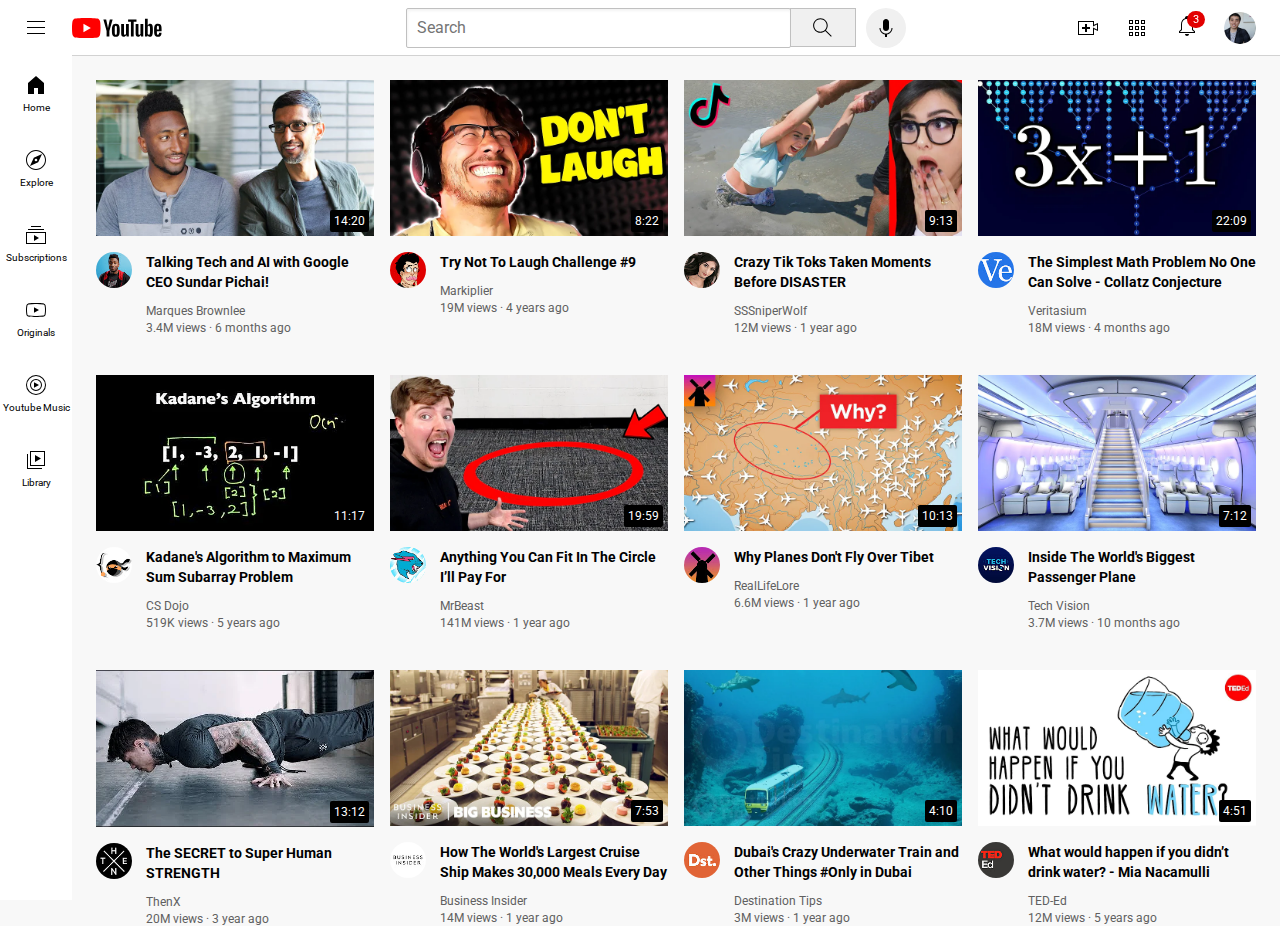
<file: index.html>
<!DOCTYPE html>

    <head>
       <meta charset="utf-8">
       <title>
            Youtube
       </title> 
       <link rel="stylesheet" href="youtube.css" type="text/css">   
       <link rel="stylesheet" href="header.css" type="text/css">
       <link rel="stylesheet" href="general.css" type="text/css">
       <link rel="stylesheet" href="sidebar.css" type="text/css">
       <link rel="preconnect" href="https://fonts.googleapis.com">
<link rel="preconnect" href="https://fonts.gstatic.com" crossorigin="">
<link href="https://fonts.googleapis.com/css2?family=Roboto&amp;display=swap" rel="stylesheet">
    </head>
    <body>
        <div class="header">
            <div class="left-section">
               <img src="icon/hamburger-menu.svg" class="hamburger-menu">
               <img src="icon/youtube-logo.svg" class="youtube-logo">
            </div>
            <div class="middle-section">
                <input type="text" placeholder="Search" class="search-box">
                <button class="search-button">
                    <img src="icon/search.svg" class="search-icon">
                    <div class="tooltip">search</div>
                </button>
                <button class="voice-search-button">
                    <img src="icon/voice-search-icon.svg" class="voice-search-icon">

                    <div class="tooltip">search with your voice</div>
                </button>
            </div>
            <div class="right-section">  
               <div class="upload-button">
                  <img src="icon/upload.svg" class="upload-icon">
                   <div class="tooltip">Create</div>
               </div>       
                             
               
               
              <div class="youtube-app-button">
                <img src="icon/youtube-apps.svg" class="youtube-apps-icon">
                 <div class="tooltip">Youtube apps</div>
              </div>   
              <div class="notification-button">
                <div class="notifications-icon-box">
                   <img src="icon/notifications.svg" class="notifications-icon">
                   <div class="notification-count">3</div>                   
               </div>
               <div class="tooltip">Notifications</div>
              </div> 
               
              
               <img src="youtube-icon/my-channel.jpeg" class="my-channel-icon">
            </div>
        </div>
        <div class="sidebar">
           <div class="sidebar-link">
              <img src="icon/home.svg">
              <div>Home</div>
           </div>
           <div class="sidebar-link">
               <img src="icon/explore.svg">
               <div>Explore</div>
           </div>
           <div class="sidebar-link">
              <img src="icon/subscriptions.svg">
              <div>Subscriptions</div>
           </div>
           <div class="sidebar-link">
               <img src="icon/originals.svg">
               <div>Originals</div>
           </div>
           <div class="sidebar-link">
                <img src="icon/youtube-music.svg">
                <div>Youtube Music</div>
           </div>
           <div class="sidebar-link">
                <img src="icon/library.svg">
                <div>Library</div>
           </div>
        </div>
        
        <div class="video-grid">
            <div class="video_preview">
                <div class="thumbnail_row">
                     <img  src="thumbnails/img1.webp" class ="image_1">
                     <div class="video-time">14:20</div>
                 </div> 
            <div class="grid_style">
                <div class="channel_picture">
                    <img class="profile_picture" src="youtube-icon/channel-1.jpeg">
                </div>
              <div class="video_description">

                <p class="video_title" >
                    Talking Tech and AI with Google CEO Sundar Pichai!
                </p>
                <p class="video_author" >
                    Marques Brownlee
                </p>
                <p class="video_stats" >
                    3.4M views · 6 months ago
                </p> 
           
              </div>
            </div> 
       </div>
       <div class="video_preview">
        <div class="thumbnail_row">
         <img class ="image_1" src="thumbnails/thumbnail-2.webp">
         <div class="video-time">8:22</div>
        </div> 
        <div class="grid_style"> 
         <div class="channel_picture">
             <img class="profile_picture" src="youtube-icon/channel-2.jpeg">
         </div>
             <div class="video_description">
 
                 <p class="video_title" >                    
                    Try Not To Laugh Challenge #9
                    </p>
                 <p class="video_author" >
                    Markiplier
                 </p>
                 <p class="video_stats" >
                    19M views · 4 years ago
                 </p> 
            
        </div>
          </div> 
        </div>
        <div class="video_preview">
       <div class="thumbnail_row">
        <img class ="image_1" src="thumbnails/thumbnail-3.webp">
        <div class="video-time">9:13</div>
       </div> 
       <div class="grid_style">
        <div class="channel_picture">
            <img class="profile_picture" src="youtube-icon/channel-3.jpeg">
        </div>
            <div class="video_description">

                <p class="video_title" >                     
                    Crazy Tik Toks Taken Moments Before DISASTER
                   </p>
                <p class="video_author" >
                    SSSniperWolf
                </p>
                <p class="video_stats" >
                    12M views · 1 year ago
                </p> 
           
       </div>
         </div> 
       </div>
       <div class="video_preview">
        <div class="thumbnail_row">
         <img class ="image_1" src="thumbnails/thumbnail-4.webp">
         <div class="video-time">22:09</div>
        </div> 
        <div class="grid_style"> 
         <div class="channel_picture">
             <img class="profile_picture" src="youtube-icon/channel-4.jpeg">
         </div>
             <div class="video_description">
 
                 <p class="video_title" >                 
                    The Simplest Math Problem No One Can Solve - Collatz Conjecture
                    </p>
                 <p class="video_author" >
                    Veritasium
                 </p>
                 <p class="video_stats" >
                     18M views · 4 months ago
                 </p> 
            
        </div>
          </div> 
        </div>
        <div class="video_preview">
       <div class="thumbnail_row">
        <img class ="image_1" src="thumbnails/thumbnail-5.webp">
        <div class="video-time">11:17</div>
       </div> 
       <div class="grid_style">
        <div class="channel_picture">
            <img class="profile_picture" src="youtube-icon/channel-5.jpeg">
        </div>
            <div class="video_description">

                <p class="video_title" >                     
                    Kadane's Algorithm to Maximum Sum Subarray Problem
                   </p>
                <p class="video_author" >
                    CS Dojo
                </p>
                <p class="video_stats" >
                    519K views · 5 years ago
                </p> 
           
       </div>
         </div> 
       </div>
       <div class="video_preview">
        <div class="thumbnail_row">
         <img class ="image_1" src="thumbnails/thumbnail-6.webp">
         <div class="video-time">19:59</div>
        </div> 
        <div class="grid_style"> 
         <div class="channel_picture">
             <img class="profile_picture" src="youtube-icon/channel-6.jpeg">
         </div>
             <div class="video_description">
 
                 <p class="video_title" >        
                    Anything You Can Fit In The Circle I’ll Pay For
                 </p>
                 <p class="video_author" >
                   MrBeast
                 </p>
                 <p class="video_stats" >
                    141M views · 1 year ago
                 </p> 
            
        </div>
          </div> 
        </div>
        <div class="video_preview">
        <div class="thumbnail_row">
         <img class ="image_1" src="thumbnails/thumbnail-7.webp">
         <div class="video-time">10:13</div>
        </div> 
        <div class="grid_style"> 
         <div class="channel_picture">
             <img class="profile_picture" src="youtube-icon/channel-7.jpeg">
         </div>
             <div class="video_description">
 
                 <p class="video_title" >        
                   Why Planes Don't Fly Over Tibet 
                 </p>
                 <p class="video_author" >
                   RealLifeLore
                 </p>
                 <p class="video_stats" >
                    6.6M views · 1 year ago
                 </p> 
            
        </div>
          </div> 
        </div>
        <div class="video_preview">
        <div class="thumbnail_row">
         <img class ="image_1" src="thumbnails/thumbnail-8.webp">
         <div class="video-time">7:12</div>
        </div> 
        <div class="grid_style"> 
         <div class="channel_picture">
             <img class="profile_picture" src="youtube-icon/channel-8.jpeg">
         </div>
             <div class="video_description">
 
                 <p class="video_title" >                       
                   Inside The World's Biggest Passenger Plane
                 </p>
                 <p class="video_author" >
                   Tech Vision
                 </p>
                 <p class="video_stats" >
                    3.7M views · 10 months ago
                 </p> 
            
        </div>
          </div> 
        </div>
        <div class="video_preview">
        <div class="thumbnail_row">
         <img class ="image_1" src="thumbnails/thumbnail-9.webp">
         <div class="video-time">13:12</div>
        </div> 
        <div class="grid_style"> 
         <div class="channel_picture">
             <img class="profile_picture" src="youtube-icon/channel-9.jpeg">
         </div>
             <div class="video_description">
 
                 <p class="video_title" >      
                    The SECRET to Super Human STRENGTH
                 </p>
                 <p class="video_author" >
                   ThenX
                 </p>
                 <p class="video_stats" >
                    20M views · 3 year ago
                 </p> 
            
        </div>
          </div> 
        </div>
        <div class="video_preview">
        <div class="thumbnail_row">
         <img class ="image_1" src="thumbnails/thumbnail-10.webp">
         <div class="video-time">7:53</div>
        </div> 
        <div class="grid_style"> 
         <div class="channel_picture">
             <img class="profile_picture" src="youtube-icon/channel-10.jpeg">
         </div>
             <div class="video_description">
 
                 <p class="video_title" >        
                    How The World's Largest Cruise Ship Makes 30,000 Meals Every Day 
                 </p>
                 <p class="video_author" >
                   Business Insider
                 </p>
                 <p class="video_stats" >
                    14M views · 1 year ago
                 </p> 
            
        </div>
          </div> 
        </div>
        <div class="video_preview">
        <div class="thumbnail_row">
         <img class ="image_1" src="thumbnails/thumbnail-11.webp">
         <div class="video-time">4:10</div>
        </div> 
        <div class="grid_style"> 
         <div class="channel_picture">
             <img class="profile_picture" src="youtube-icon/channel-11.jpeg">
         </div>
             <div class="video_description">
 
                 <p class="video_title" >                   
                         Dubai's Crazy Underwater Train and Other Things #Only in Dubai 
                 </p>
                 <p class="video_author" >
                  Destination Tips
                 </p>
                 <p class="video_stats" >
                    3M views · 1 year ago
                 </p> 
            
        </div>
          </div> 
        </div>
        <div class="video_preview">
        <div class="thumbnail_row">
         <img class ="image_1" src="thumbnails/thumbnail-12.webp">
         <div class="video-time">4:51</div>
        </div> 
        <div class="grid_style"> 
         <div class="channel_picture">
             <img class="profile_picture" src="youtube-icon/channel-12.jpeg">
         </div>
             <div class="video_description">
 
                 <p class="video_title" >        
                    What would happen if you didn’t drink water? - Mia Nacamulli
                 </p>
                 <p class="video_author" >
                   TED-Ed
                 </p>
                 <p class="video_stats" >
                    12M views · 5 years ago
                 </p> 
            
        </div>
          </div> 
        </div>
    </div>
    
    
   
    </body>
</html>
</file>
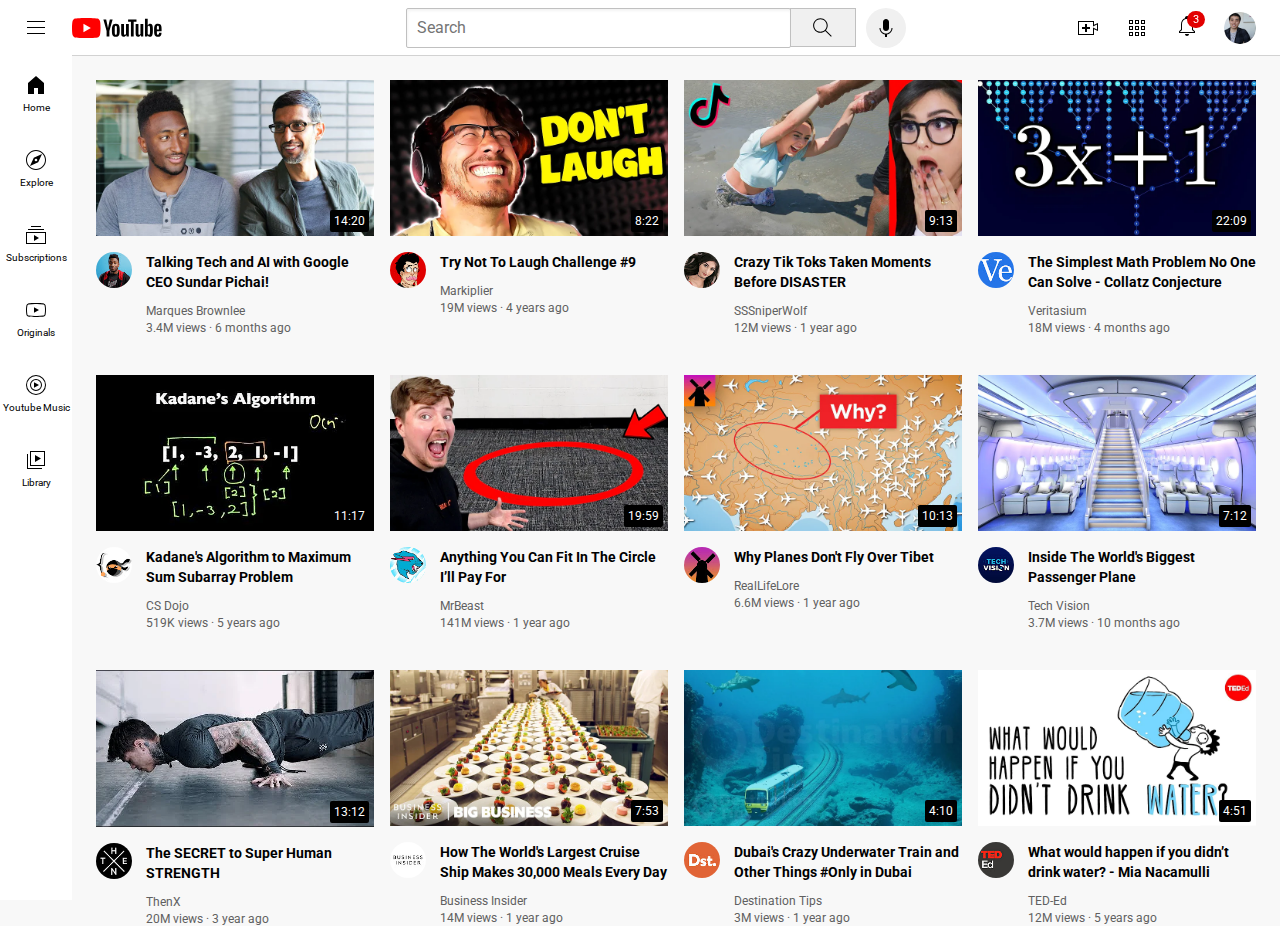
<file: youtube.html>
<!DOCTYPE html>

    <head>
       <meta charset="utf-8">
       <title>
            Youtube
       </title> 
       <link rel="stylesheet" href="youtube.css" type="text/css">   
       <link rel="stylesheet" href="header.css" type="text/css">
       <link rel="stylesheet" href="general.css" type="text/css">
       <link rel="stylesheet" href="sidebar.css" type="text/css">
       <link rel="preconnect" href="https://fonts.googleapis.com">
<link rel="preconnect" href="https://fonts.gstatic.com" crossorigin="">
<link href="https://fonts.googleapis.com/css2?family=Roboto&amp;display=swap" rel="stylesheet">
    </head>
    <body>
        <div class="header">
            <div class="left-section">
               <img src="icon/hamburger-menu.svg" class="hamburger-menu">
               <img src="icon/youtube-logo.svg" class="youtube-logo">
            </div>
            <div class="middle-section">
                <input type="text" placeholder="Search" class="search-box">
                <button class="search-button">
                    <img src="icon/search.svg" class="search-icon">
                    <div class="tooltip">search</div>
                </button>
                <button class="voice-search-button">
                    <img src="icon/voice-search-icon.svg" class="voice-search-icon">

                    <div class="tooltip">search with your voice</div>
                </button>
            </div>
            <div class="right-section">  
               <div class="upload-button">
                  <img src="icon/upload.svg" class="upload-icon">
                   <div class="tooltip">Create</div>
               </div>       
                             
               
               
              <div class="youtube-app-button">
                <img src="icon/youtube-apps.svg" class="youtube-apps-icon">
                 <div class="tooltip">Youtube apps</div>
              </div>   
              <div class="notification-button">
                <div class="notifications-icon-box">
                   <img src="icon/notifications.svg" class="notifications-icon">
                   <div class="notification-count">3</div>                   
               </div>
               <div class="tooltip">Notifications</div>
              </div> 
               
              
               <img src="youtube-icon/my-channel.jpeg" class="my-channel-icon">
            </div>
        </div>
        <div class="sidebar">
           <div class="sidebar-link">
              <img src="icon/home.svg">
              <div>Home</div>
           </div>
           <div class="sidebar-link">
               <img src="icon/explore.svg">
               <div>Explore</div>
           </div>
           <div class="sidebar-link">
              <img src="icon/subscriptions.svg">
              <div>Subscriptions</div>
           </div>
           <div class="sidebar-link">
               <img src="icon/originals.svg">
               <div>Originals</div>
           </div>
           <div class="sidebar-link">
                <img src="icon/youtube-music.svg">
                <div>Youtube Music</div>
           </div>
           <div class="sidebar-link">
                <img src="icon/library.svg">
                <div>Library</div>
           </div>
        </div>
        
        <div class="video-grid">
            <div class="video_preview">
                <div class="thumbnail_row">
                     <img  src="thumbnails/img1.webp" class ="image_1">
                     <div class="video-time">14:20</div>
                 </div> 
            <div class="grid_style">
                <div class="channel_picture">
                    <img class="profile_picture" src="youtube-icon/channel-1.jpeg">
                </div>
              <div class="video_description">

                <p class="video_title" >
                    Talking Tech and AI with Google CEO Sundar Pichai!
                </p>
                <p class="video_author" >
                    Marques Brownlee
                </p>
                <p class="video_stats" >
                    3.4M views · 6 months ago
                </p> 
           
              </div>
            </div> 
       </div>
       <div class="video_preview">
        <div class="thumbnail_row">
         <img class ="image_1" src="thumbnails/thumbnail-2.webp">
         <div class="video-time">8:22</div>
        </div> 
        <div class="grid_style"> 
         <div class="channel_picture">
             <img class="profile_picture" src="youtube-icon/channel-2.jpeg">
         </div>
             <div class="video_description">
 
                 <p class="video_title" >                    
                    Try Not To Laugh Challenge #9
                    </p>
                 <p class="video_author" >
                    Markiplier
                 </p>
                 <p class="video_stats" >
                    19M views · 4 years ago
                 </p> 
            
        </div>
          </div> 
        </div>
        <div class="video_preview">
       <div class="thumbnail_row">
        <img class ="image_1" src="thumbnails/thumbnail-3.webp">
        <div class="video-time">9:13</div>
       </div> 
       <div class="grid_style">
        <div class="channel_picture">
            <img class="profile_picture" src="youtube-icon/channel-3.jpeg">
        </div>
            <div class="video_description">

                <p class="video_title" >                     
                    Crazy Tik Toks Taken Moments Before DISASTER
                   </p>
                <p class="video_author" >
                    SSSniperWolf
                </p>
                <p class="video_stats" >
                    12M views · 1 year ago
                </p> 
           
       </div>
         </div> 
       </div>
       <div class="video_preview">
        <div class="thumbnail_row">
         <img class ="image_1" src="thumbnails/thumbnail-4.webp">
         <div class="video-time">22:09</div>
        </div> 
        <div class="grid_style"> 
         <div class="channel_picture">
             <img class="profile_picture" src="youtube-icon/channel-4.jpeg">
         </div>
             <div class="video_description">
 
                 <p class="video_title" >                 
                    The Simplest Math Problem No One Can Solve - Collatz Conjecture
                    </p>
                 <p class="video_author" >
                    Veritasium
                 </p>
                 <p class="video_stats" >
                     18M views · 4 months ago
                 </p> 
            
        </div>
          </div> 
        </div>
        <div class="video_preview">
       <div class="thumbnail_row">
        <img class ="image_1" src="thumbnails/thumbnail-5.webp">
        <div class="video-time">11:17</div>
       </div> 
       <div class="grid_style">
        <div class="channel_picture">
            <img class="profile_picture" src="youtube-icon/channel-5.jpeg">
        </div>
            <div class="video_description">

                <p class="video_title" >                     
                    Kadane's Algorithm to Maximum Sum Subarray Problem
                   </p>
                <p class="video_author" >
                    CS Dojo
                </p>
                <p class="video_stats" >
                    519K views · 5 years ago
                </p> 
           
       </div>
         </div> 
       </div>
       <div class="video_preview">
        <div class="thumbnail_row">
         <img class ="image_1" src="thumbnails/thumbnail-6.webp">
         <div class="video-time">19:59</div>
        </div> 
        <div class="grid_style"> 
         <div class="channel_picture">
             <img class="profile_picture" src="youtube-icon/channel-6.jpeg">
         </div>
             <div class="video_description">
 
                 <p class="video_title" >        
                    Anything You Can Fit In The Circle I’ll Pay For
                 </p>
                 <p class="video_author" >
                   MrBeast
                 </p>
                 <p class="video_stats" >
                    141M views · 1 year ago
                 </p> 
            
        </div>
          </div> 
        </div>
        <div class="video_preview">
        <div class="thumbnail_row">
         <img class ="image_1" src="thumbnails/thumbnail-7.webp">
         <div class="video-time">10:13</div>
        </div> 
        <div class="grid_style"> 
         <div class="channel_picture">
             <img class="profile_picture" src="youtube-icon/channel-7.jpeg">
         </div>
             <div class="video_description">
 
                 <p class="video_title" >        
                   Why Planes Don't Fly Over Tibet 
                 </p>
                 <p class="video_author" >
                   RealLifeLore
                 </p>
                 <p class="video_stats" >
                    6.6M views · 1 year ago
                 </p> 
            
        </div>
          </div> 
        </div>
        <div class="video_preview">
        <div class="thumbnail_row">
         <img class ="image_1" src="thumbnails/thumbnail-8.webp">
         <div class="video-time">7:12</div>
        </div> 
        <div class="grid_style"> 
         <div class="channel_picture">
             <img class="profile_picture" src="youtube-icon/channel-8.jpeg">
         </div>
             <div class="video_description">
 
                 <p class="video_title" >                       
                   Inside The World's Biggest Passenger Plane
                 </p>
                 <p class="video_author" >
                   Tech Vision
                 </p>
                 <p class="video_stats" >
                    3.7M views · 10 months ago
                 </p> 
            
        </div>
          </div> 
        </div>
        <div class="video_preview">
        <div class="thumbnail_row">
         <img class ="image_1" src="thumbnails/thumbnail-9.webp">
         <div class="video-time">13:12</div>
        </div> 
        <div class="grid_style"> 
         <div class="channel_picture">
             <img class="profile_picture" src="youtube-icon/channel-9.jpeg">
         </div>
             <div class="video_description">
 
                 <p class="video_title" >      
                    The SECRET to Super Human STRENGTH
                 </p>
                 <p class="video_author" >
                   ThenX
                 </p>
                 <p class="video_stats" >
                    20M views · 3 year ago
                 </p> 
            
        </div>
          </div> 
        </div>
        <div class="video_preview">
        <div class="thumbnail_row">
         <img class ="image_1" src="thumbnails/thumbnail-10.webp">
         <div class="video-time">7:53</div>
        </div> 
        <div class="grid_style"> 
         <div class="channel_picture">
             <img class="profile_picture" src="youtube-icon/channel-10.jpeg">
         </div>
             <div class="video_description">
 
                 <p class="video_title" >        
                    How The World's Largest Cruise Ship Makes 30,000 Meals Every Day 
                 </p>
                 <p class="video_author" >
                   Business Insider
                 </p>
                 <p class="video_stats" >
                    14M views · 1 year ago
                 </p> 
            
        </div>
          </div> 
        </div>
        <div class="video_preview">
        <div class="thumbnail_row">
         <img class ="image_1" src="thumbnails/thumbnail-11.webp">
         <div class="video-time">4:10</div>
        </div> 
        <div class="grid_style"> 
         <div class="channel_picture">
             <img class="profile_picture" src="youtube-icon/channel-11.jpeg">
         </div>
             <div class="video_description">
 
                 <p class="video_title" >                   
                         Dubai's Crazy Underwater Train and Other Things #Only in Dubai 
                 </p>
                 <p class="video_author" >
                  Destination Tips
                 </p>
                 <p class="video_stats" >
                    3M views · 1 year ago
                 </p> 
            
        </div>
          </div> 
        </div>
        <div class="video_preview">
        <div class="thumbnail_row">
         <img class ="image_1" src="thumbnails/thumbnail-12.webp">
         <div class="video-time">4:51</div>
        </div> 
        <div class="grid_style"> 
         <div class="channel_picture">
             <img class="profile_picture" src="youtube-icon/channel-12.jpeg">
         </div>
             <div class="video_description">
 
                 <p class="video_title" >        
                    What would happen if you didn’t drink water? - Mia Nacamulli
                 </p>
                 <p class="video_author" >
                   TED-Ed
                 </p>
                 <p class="video_stats" >
                    12M views · 5 years ago
                 </p> 
            
        </div>
          </div> 
        </div>
    </div>
    
    
   
    </body>
</html>
</file>
<file: youtube.css>
.image_1{
   width:100%;
}
/* .video_preview{
    vertical-align: top;
    width:300px;
    display:inline-block;
    margin-right:15px;      
} */

/* .channel_picture{
    vertical-align: top;
    display:inline-block;
    width:50px;
} */
.grid_style
{
    display:grid;
    grid-template-columns:50px 1fr;
}


.video_description{    
    width:100%;      
}

.profile_picture{
    width:36px;
    border-radius:50px;
}

.video_title{
    margin-top:0px;
    margin-bottom:12px;
    font-size:14px;
    font-weight:bold;
    line-height:20px;
}
.thumbnail_row{
    margin-bottom:12px;
    position:relative;
}
.video_author,
.video_stats{
  color:rgb(96, 96, 96);
  font-size:12px;
}
.video_author{
    margin-bottom:3px;
}

.video-grid{
    display:grid;
    grid-template-columns:1fr 1fr 1fr;
    column-gap:16px;
    row-gap:40px;
}
@media(max-width:750px){
    .video-grid{
        grid-template-columns:1fr 1fr;
    }
}
@media(min-width:751px )and (max-width:999px){
    .video-grid{
        grid-template-columns:1fr 1fr 1fr;
    }
}
@media(min-width:1000px){
    .video-grid{
        grid-template-columns:1fr 1fr 1fr 1fr;

    }
}
.video-time{
    position:absolute;
    background-color:black;
    color:white;
    font-weight:500px;
    font-size:12px;
    border-radius:2px;
    padding:4px 4px 4px 4px;
    font-family:Roboto,Arial;
    bottom:8px;
    right:5px;
}
</file>
<file: header.css>
.header{
    height:55px;
    display:flex;
    flex-direction:row;
    justify-content:space-between; 
    position:fixed;
    top:0;
    left:0;
    right:0;
    background-color:white;
    border-bottom-width:1px;
    border-bottom-style:solid;
    border-bottom-color:rgb(210, 210, 210);   
    z-index:1;
}
.left-section{
    width:200px;
    display:flex;
    align-items:center;
}
.hamburger-menu{
    height:24px;
    margin-left:24px;
    margin-right:24px;
}
.youtube-logo{
    height:20px;
}
.middle-section{    
    flex:1;
    margin-left:70px;
    margin-right:35px;
    max-width:500px;
    display:flex;
    align-items:center;
}
.search-box{
    flex:1;
    height:36px;
     box-shadow:inset 1px 2px 3px rgba(0, 0, 0, 0.05);
    font-size:16px;
    padding-left:10px;
    border-width:1px;
    border-color:rgb(192, 192, 192);
    border-style:solid;
    border-radius:2px;
    width:0;
   
    
}
.search-box::placeholder{
    font-size:16px;
    font-family:Roboto,Arial;
}
.search-button{
    height:39px;
    width: 66px;
    border-width:1px;
    border-style:solid;
    border-color:rgb(192, 192, 192);
    background-color:rgb(240, 240, 240);
    margin-left:-1px;
    margin-right:10px;
    position:relative;
}
.search-icon{
    height:25px;
    
}
.search-button .tooltip,.voice-search-button .tooltip{
    position:absolute;
    background-color:rgb(142, 142, 142);
    padding-left:8px;
    padding-right:8px;
    padding-top:8px;
    padding-bottom:8px;
    border-radius:2px; 
    font-size:12px;
    color:white;
    opacity:0;
    transition:opacity 0.015s;
    bottom:-38px;
    pointer-events:none;
    white-space:nowrap;

}
.search-button:hover .tooltip,.voice-search-button:hover .tooltip{
    opacity:1;
}

.search-button,.voice-search-button{
    position:relative;
    display:flex;
    justify-content:center;
    align-items:center;
}
.voice-search-icon{
    height:24px;
}
.voice-search-button{
    height:40px;
    width:40px;    
    border-radius:20px;
    border:none;
    background-color:rgb(240, 240, 240);
    position:relative;
}

.right-section{
    margin-right:24px;
    width:180px;
    display:flex;
    align-items:center;
    justify-content: space-between;
    flex-shrink:0;
}
.upload-icon{
    height:24px;
    width:24px;
    
}
.youtube-apps-icon{
    height:24px;
    width:24px;
   
}
.notifications-icon{
    height:24px;
    width:24px;
    
}
.my-channel-icon{
    height:32px;
    width:32px;
    border-radius:15px;
    
}

.notifications-icon-box{
    position:relative;
}
.notification-count{
    position:absolute;
    background-color:rgb(226, 0, 0);
    color:white;
    top:-3px;
    right:-6px;
    font-size:11px;
    padding-top:2px;
    padding-bottom:2px;
    padding-left:6px;
    padding-right:6px;
    border-radius:10px;
    font-family:roboto,Arial;

}
.hamburger-menu,.youtube-logo,.upload-icon,.youtube-apps-icon,.notifications-icon,.my-channel-icon,.search-icon,.voice-search-icon{
   cursor:pointer;
}  

.upload-button,.youtube-app-button,.notification-button{
    position:relative;
    display:flex;
    justify-content:center;
    align-items:center;
}
.upload-button .tooltip,.youtube-app-button .tooltip,.notification-button .tooltip{
    position:absolute;
    background-color:rgb(142, 142, 142);
    padding-left:8px;
    padding-right:8px;
    padding-top:8px;
    padding-bottom:8px;
    border-radius:2px; 
    font-size:12px;
    color:white;
    opacity:0;
    transition:opacity 0.015s;
    bottom:-44px;
    pointer-events:none;
    white-space:nowrap;
    font-family:Roboto,Arial;
}
.upload-button:hover .tooltip,.youtube-app-button:hover .tooltip,.notification-button:hover .tooltip{
    opacity:1;
}
</file>
<file: general.css>
p{
    font-family:Roboto,Arial;
    margin-top:0px;
    margin-bottom:0px;
}

body{
    margin:0;
    padding-top:80px;
    padding-left:96px;
    padding-right:24px;
    background-color:rgb(248, 248, 248); 
}
</file>
<file: sidebar.css>
.sidebar{
    background-color:white;
    position:fixed;
    left:0;
    top:55px;
    bottom:0;
    width:72px; 
    z-index:2;  
}
.sidebar-link{
    display:flex;
    flex-direction:column;
    justify-content:center;
    align-items:center;
    height:75px;

}

.sidebar-link img{
   height:24px;
}
.sidebar-link div{
   font-size:10px;
   font-family:roboto,Arial;
   margin-top:5px;
}
.sidebar-link:hover{
    background-color:rgb(230, 230, 230);
    cursor:pointer;
}
</file>
